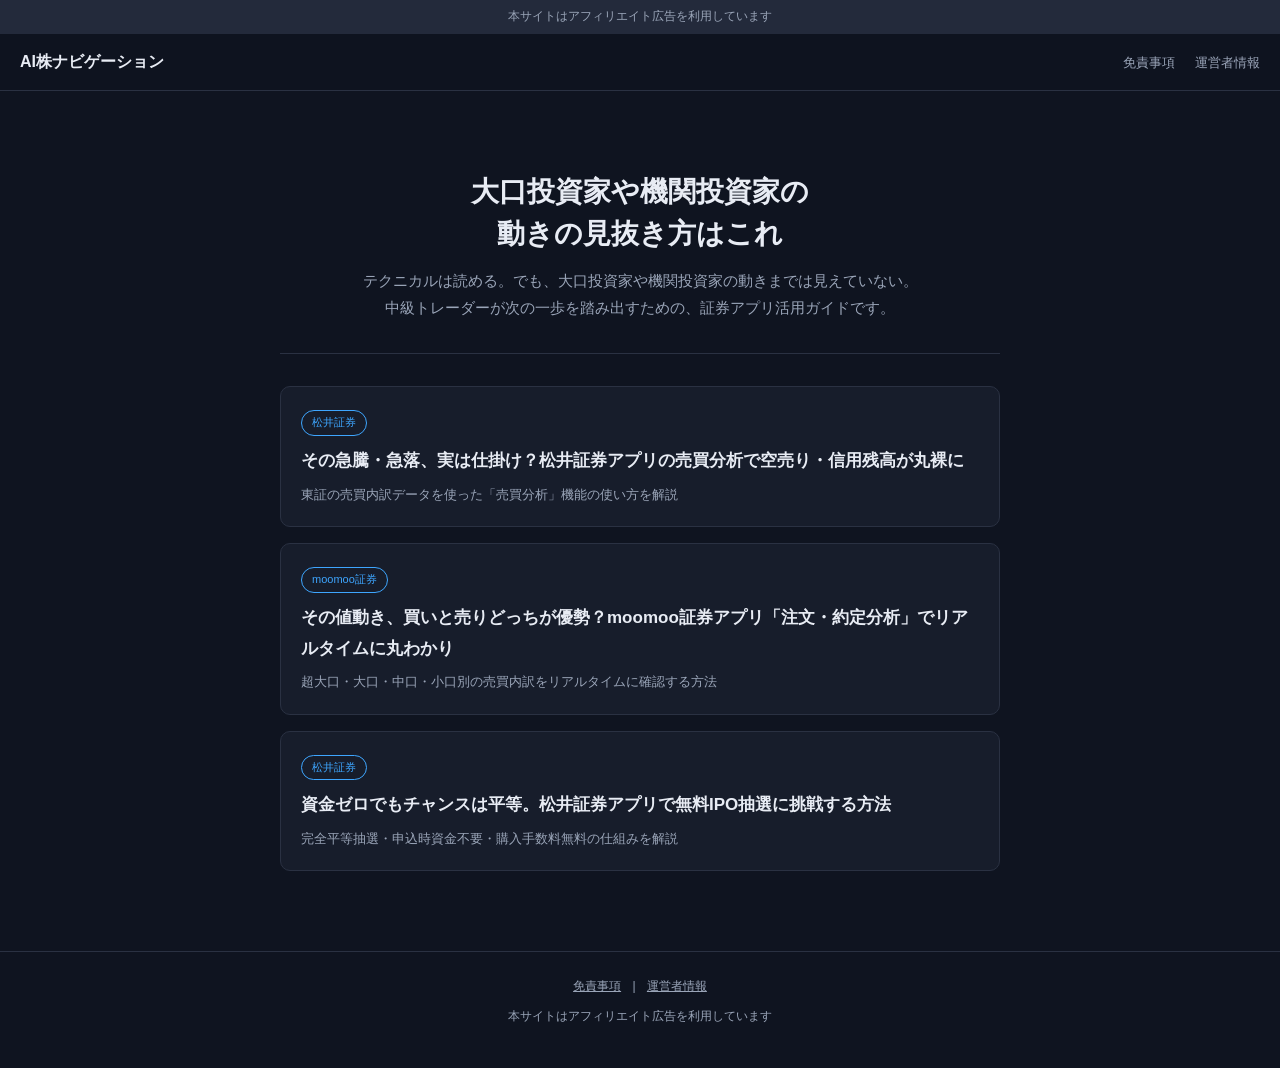
<file: index.html>
<!DOCTYPE html>
<html lang="ja">
<head>
<meta charset="UTF-8">
<meta name="viewport" content="width=device-width, initial-scale=1.0">
<title>AI株ナビゲーション | 証券アプリ活用ガイド</title>
<link rel="stylesheet" href="style.css">
</head>
<body>

<div class="ad-banner">本サイトはアフィリエイト広告を利用しています</div>

<header class="site-header">
  <a href="index.html" class="site-title">AI株ナビゲーション</a>
  <nav class="site-nav">
    <a href="disclaimer.html">免責事項</a>
    <a href="operator.html">運営者情報</a>
  </nav>
</header>

<main>
  <section class="hero">
    <h1>大口投資家や機関投資家の<br>動きの見抜き方はこれ</h1>
    <p>テクニカルは読める。でも、大口投資家や機関投資家の動きまでは見えていない。中級トレーダーが次の一歩を踏み出すための、証券アプリ活用ガイドです。</p>
  </section>

  <section class="article-list">
    <a class="article-card" href="articles/matsui-01.html">
      <span class="tag">松井証券</span>
      <h2>その急騰・急落、実は仕掛け？松井証券アプリの売買分析で空売り・信用残高が丸裸に</h2>
      <p>東証の売買内訳データを使った「売買分析」機能の使い方を解説</p>
    </a>

    <a class="article-card" href="articles/moomoo-01.html">
      <span class="tag">moomoo証券</span>
      <h2>その値動き、買いと売りどっちが優勢？moomoo証券アプリ「注文・約定分析」でリアルタイムに丸わかり</h2>
      <p>超大口・大口・中口・小口別の売買内訳をリアルタイムに確認する方法</p>
    </a>

    <a class="article-card" href="articles/matsui-02.html">
      <span class="tag">松井証券</span>
      <h2>資金ゼロでもチャンスは平等。松井証券アプリで無料IPO抽選に挑戦する方法</h2>
      <p>完全平等抽選・申込時資金不要・購入手数料無料の仕組みを解説</p>
    </a>
  </section>
</main>

<footer class="site-footer">
  <div>
    <a href="disclaimer.html">免責事項</a> |
    <a href="operator.html">運営者情報</a>
  </div>
  <div style="margin-top:8px;">本サイトはアフィリエイト広告を利用しています</div>
</footer>

</body>
</html>
</file>
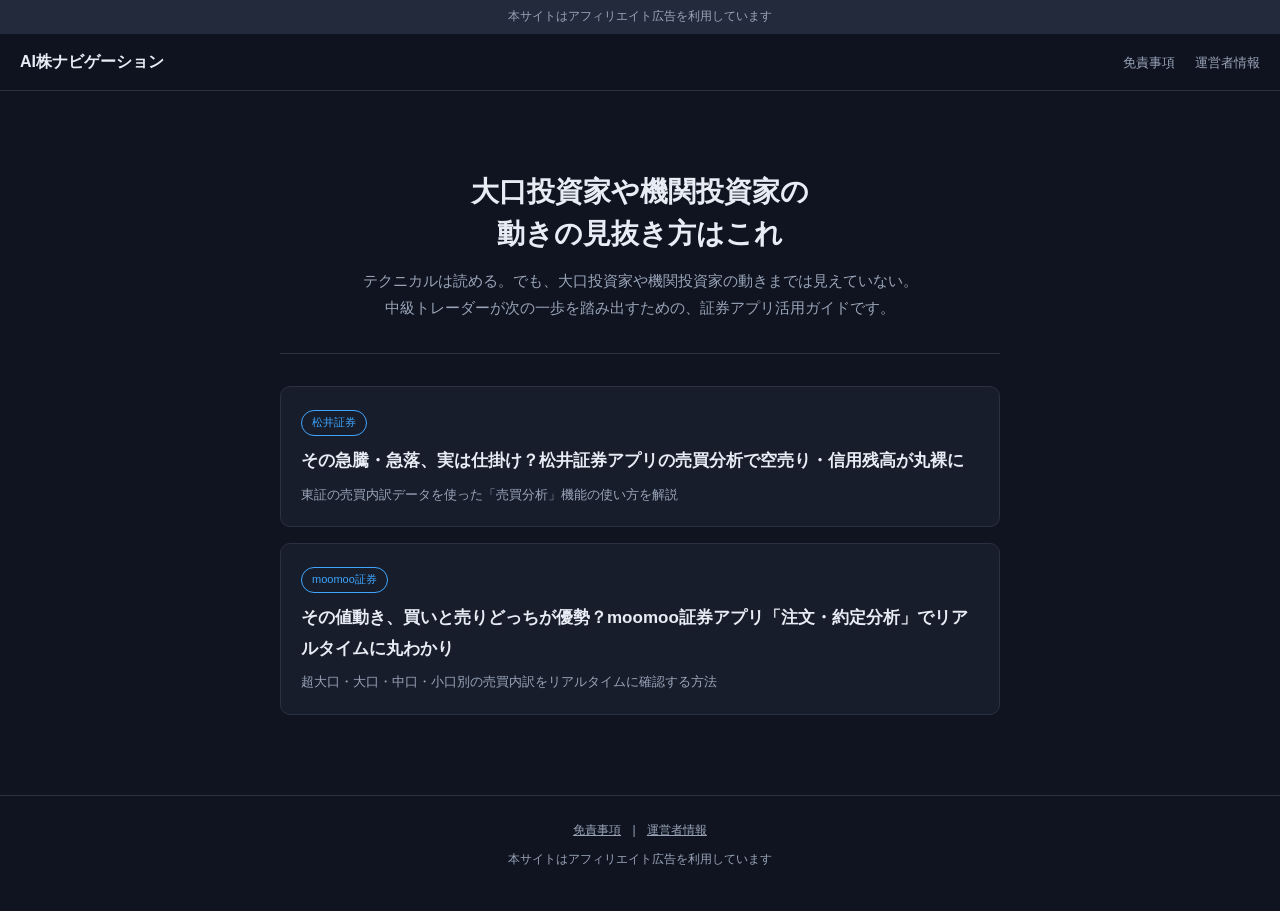
<file: site/index.html>
<!DOCTYPE html>
<html lang="ja">
<head>
<meta charset="UTF-8">
<meta name="viewport" content="width=device-width, initial-scale=1.0">
<title>AI株ナビゲーション | 証券アプリ活用ガイド</title>
<link rel="stylesheet" href="style.css">
</head>
<body>

<div class="ad-banner">本サイトはアフィリエイト広告を利用しています</div>

<header class="site-header">
  <a href="index.html" class="site-title">AI株ナビゲーション</a>
  <nav class="site-nav">
    <a href="disclaimer.html">免責事項</a>
    <a href="operator.html">運営者情報</a>
  </nav>
</header>

<main>
  <section class="hero">
    <h1>大口投資家や機関投資家の<br>動きの見抜き方はこれ</h1>
    <p>テクニカルは読める。でも、大口投資家や機関投資家の動きまでは見えていない。中級トレーダーが次の一歩を踏み出すための、証券アプリ活用ガイドです。</p>
  </section>

  <section class="article-list">
    <a class="article-card" href="articles/matsui-01.html">
      <span class="tag">松井証券</span>
      <h2>その急騰・急落、実は仕掛け？松井証券アプリの売買分析で空売り・信用残高が丸裸に</h2>
      <p>東証の売買内訳データを使った「売買分析」機能の使い方を解説</p>
    </a>

    <a class="article-card" href="articles/moomoo-01.html">
      <span class="tag">moomoo証券</span>
      <h2>その値動き、買いと売りどっちが優勢？moomoo証券アプリ「注文・約定分析」でリアルタイムに丸わかり</h2>
      <p>超大口・大口・中口・小口別の売買内訳をリアルタイムに確認する方法</p>
    </a>
  </section>
</main>

<footer class="site-footer">
  <div>
    <a href="disclaimer.html">免責事項</a> |
    <a href="operator.html">運営者情報</a>
  </div>
  <div style="margin-top:8px;">本サイトはアフィリエイト広告を利用しています</div>
</footer>

</body>
</html>
</file>
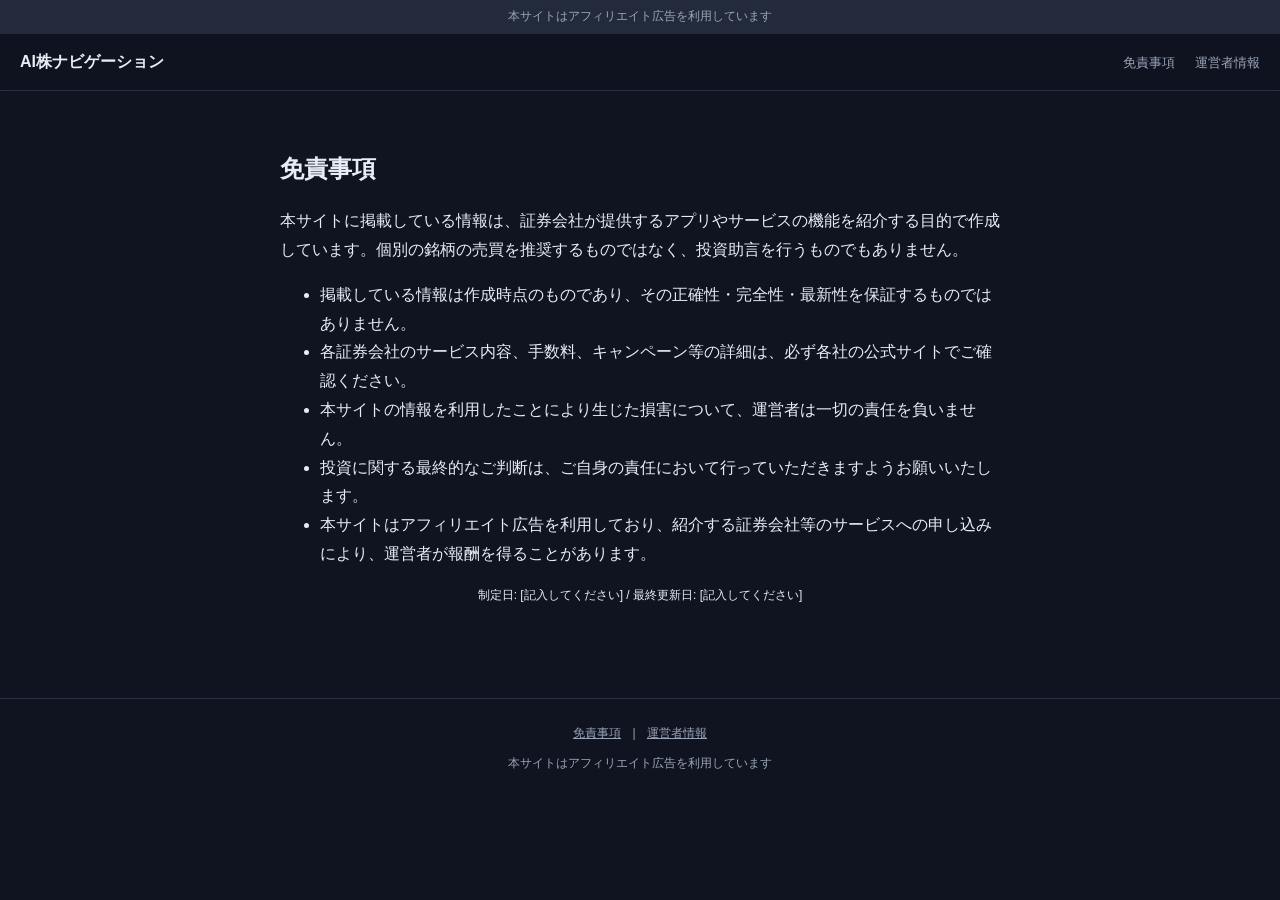
<file: disclaimer.html>
<!DOCTYPE html>
<html lang="ja">
<head>
<meta charset="UTF-8">
<meta name="viewport" content="width=device-width, initial-scale=1.0">
<title>免責事項 | AI株ナビゲーション</title>
<link rel="stylesheet" href="style.css">
</head>
<body>

<div class="ad-banner">本サイトはアフィリエイト広告を利用しています</div>

<header class="site-header">
  <a href="index.html" class="site-title">AI株ナビゲーション</a>
  <nav class="site-nav">
    <a href="disclaimer.html">免責事項</a>
    <a href="operator.html">運営者情報</a>
  </nav>
</header>

<main>
<article class="post">
  <h1>免責事項</h1>

  <p>本サイトに掲載している情報は、証券会社が提供するアプリやサービスの機能を紹介する目的で作成しています。個別の銘柄の売買を推奨するものではなく、投資助言を行うものでもありません。</p>

  <ul>
    <li>掲載している情報は作成時点のものであり、その正確性・完全性・最新性を保証するものではありません。</li>
    <li>各証券会社のサービス内容、手数料、キャンペーン等の詳細は、必ず各社の公式サイトでご確認ください。</li>
    <li>本サイトの情報を利用したことにより生じた損害について、運営者は一切の責任を負いません。</li>
    <li>投資に関する最終的なご判断は、ご自身の責任において行っていただきますようお願いいたします。</li>
    <li>本サイトはアフィリエイト広告を利用しており、紹介する証券会社等のサービスへの申し込みにより、運営者が報酬を得ることがあります。</li>
  </ul>

  <p class="disclaimer-line">制定日: [記入してください] / 最終更新日: [記入してください]</p>
</article>
</main>

<footer class="site-footer">
  <div>
    <a href="disclaimer.html">免責事項</a> |
    <a href="operator.html">運営者情報</a>
  </div>
  <div style="margin-top:8px;">本サイトはアフィリエイト広告を利用しています</div>
</footer>

</body>
</html>
</file>
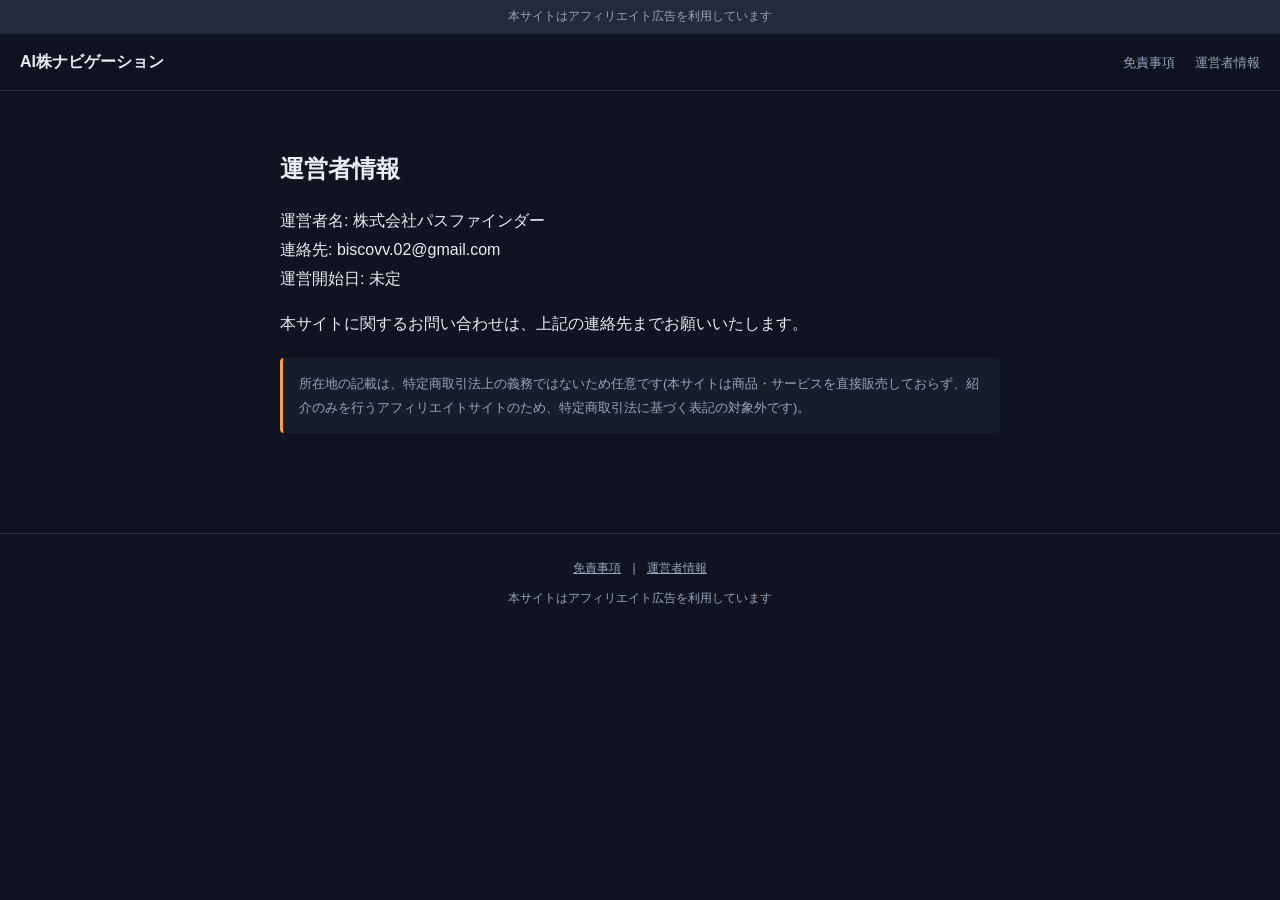
<file: operator.html>
<!DOCTYPE html>
<html lang="ja">
<head>
<meta charset="UTF-8">
<meta name="viewport" content="width=device-width, initial-scale=1.0">
<title>運営者情報 | AI株ナビゲーション</title>
<link rel="stylesheet" href="style.css">
</head>
<body>

<div class="ad-banner">本サイトはアフィリエイト広告を利用しています</div>

<header class="site-header">
  <a href="index.html" class="site-title">AI株ナビゲーション</a>
  <nav class="site-nav">
    <a href="disclaimer.html">免責事項</a>
    <a href="operator.html">運営者情報</a>
  </nav>
</header>

<main>
<article class="post">
  <h1>運営者情報</h1>

  <p>運営者名: 株式会社パスファインダー<br>
  連絡先: biscovv.02@gmail.com<br>
  運営開始日: 未定</p>

  <p>本サイトに関するお問い合わせは、上記の連絡先までお願いいたします。</p>

  <div class="note-box">所在地の記載は、特定商取引法上の義務ではないため任意です(本サイトは商品・サービスを直接販売しておらず、紹介のみを行うアフィリエイトサイトのため、特定商取引法に基づく表記の対象外です)。</div>
</article>
</main>

<footer class="site-footer">
  <div>
    <a href="disclaimer.html">免責事項</a> |
    <a href="operator.html">運営者情報</a>
  </div>
  <div style="margin-top:8px;">本サイトはアフィリエイト広告を利用しています</div>
</footer>

</body>
</html>
</file>
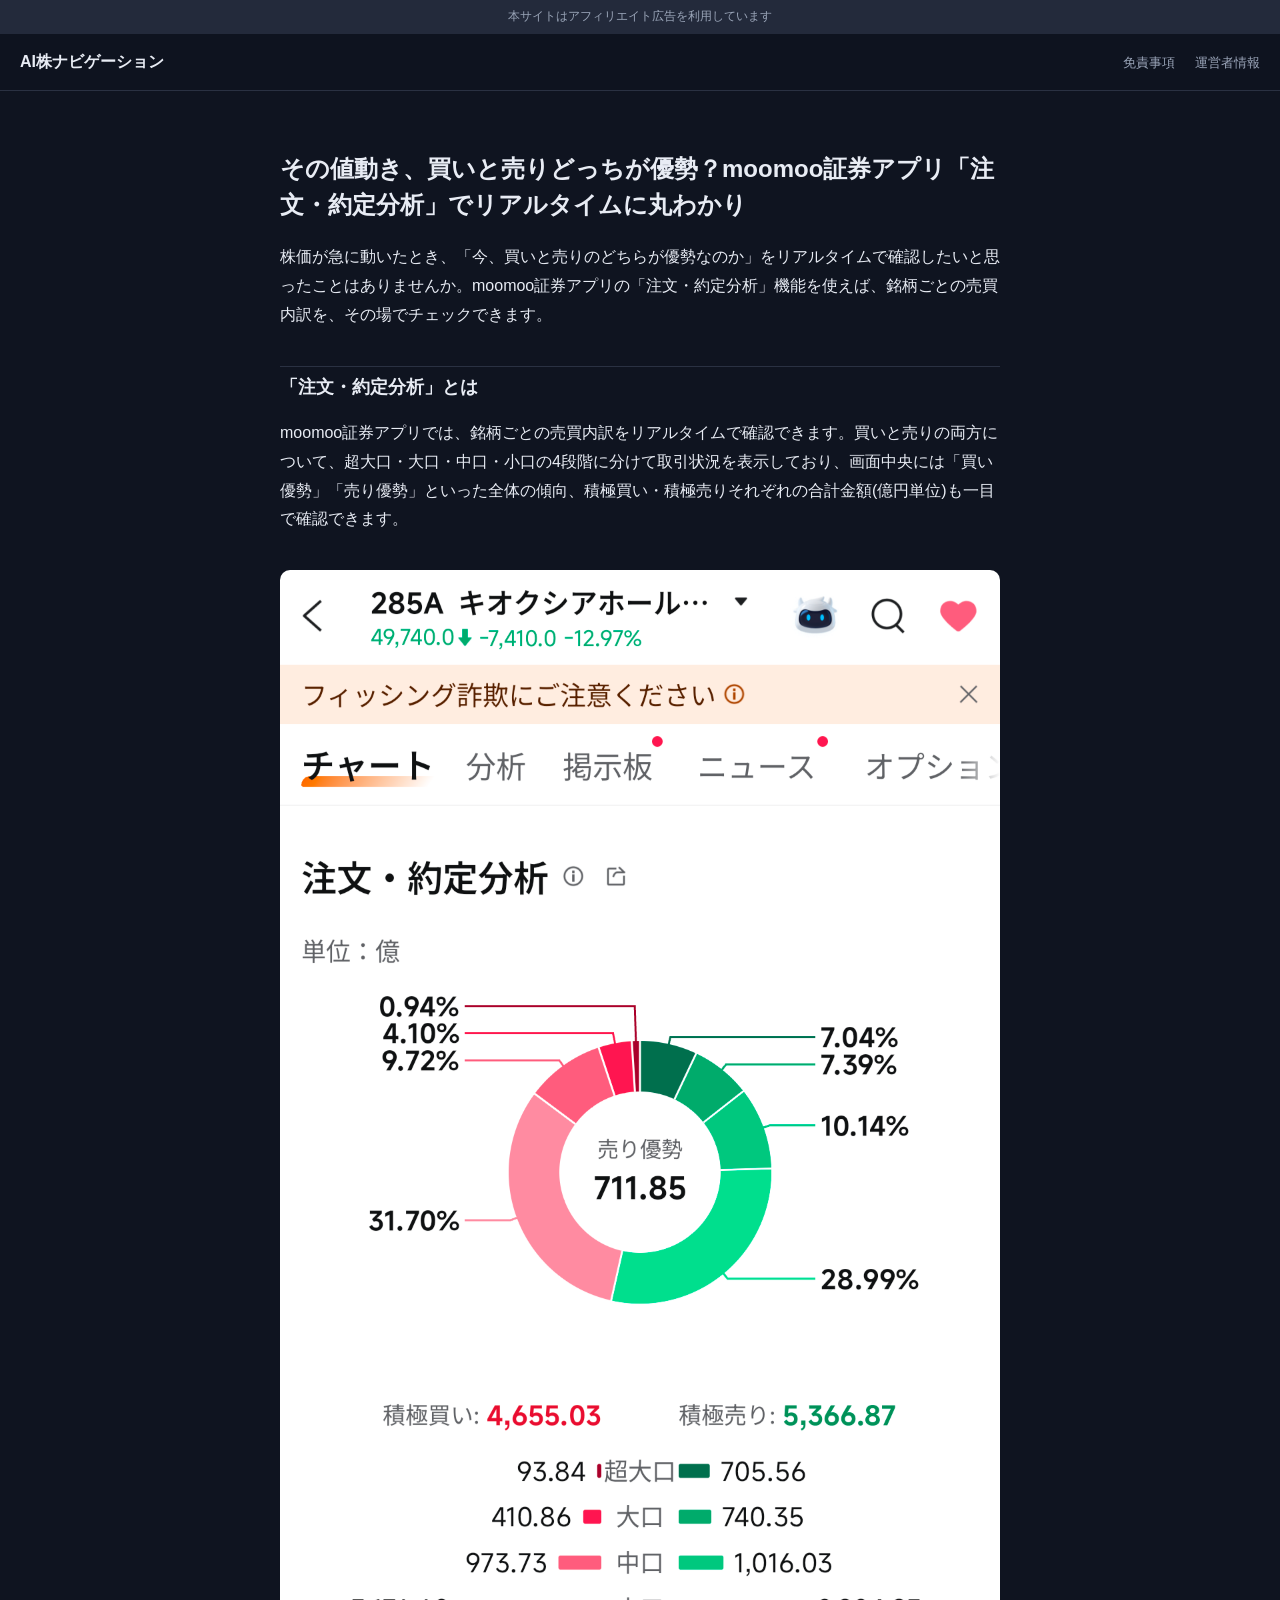
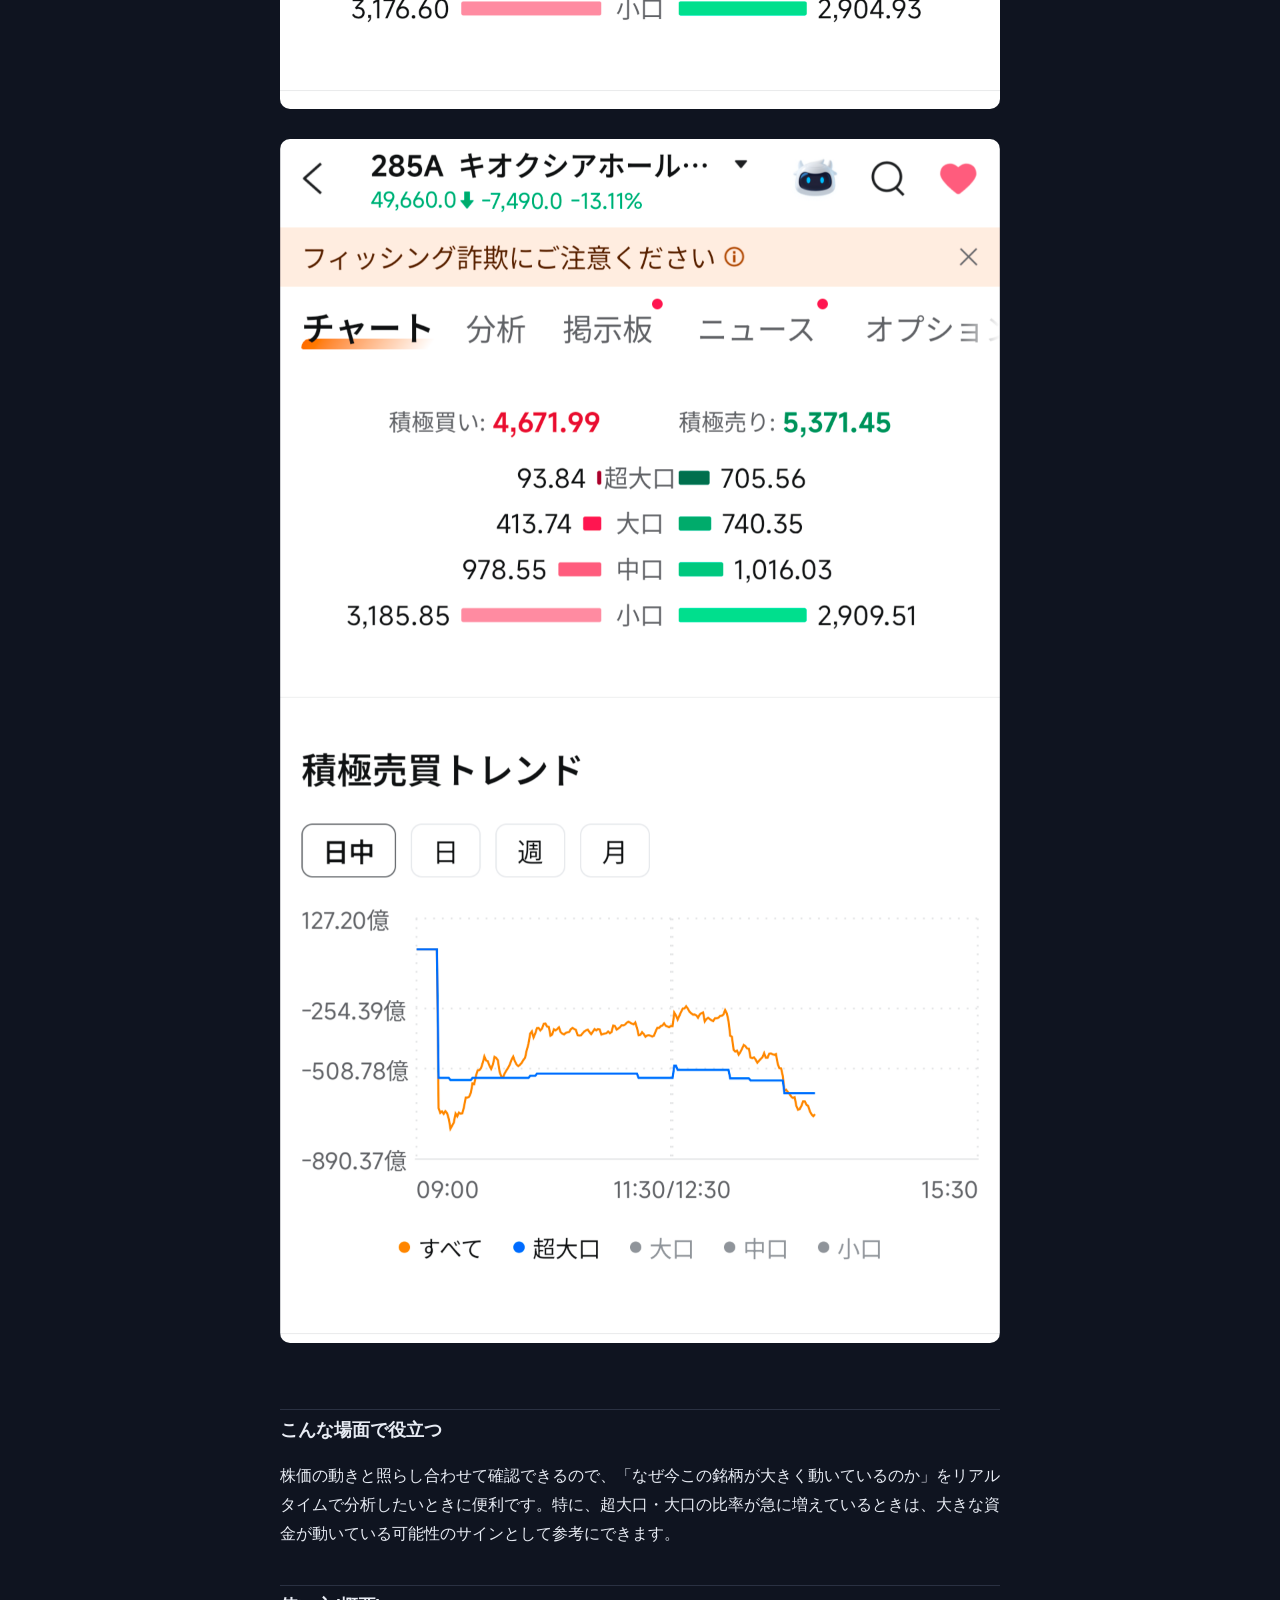
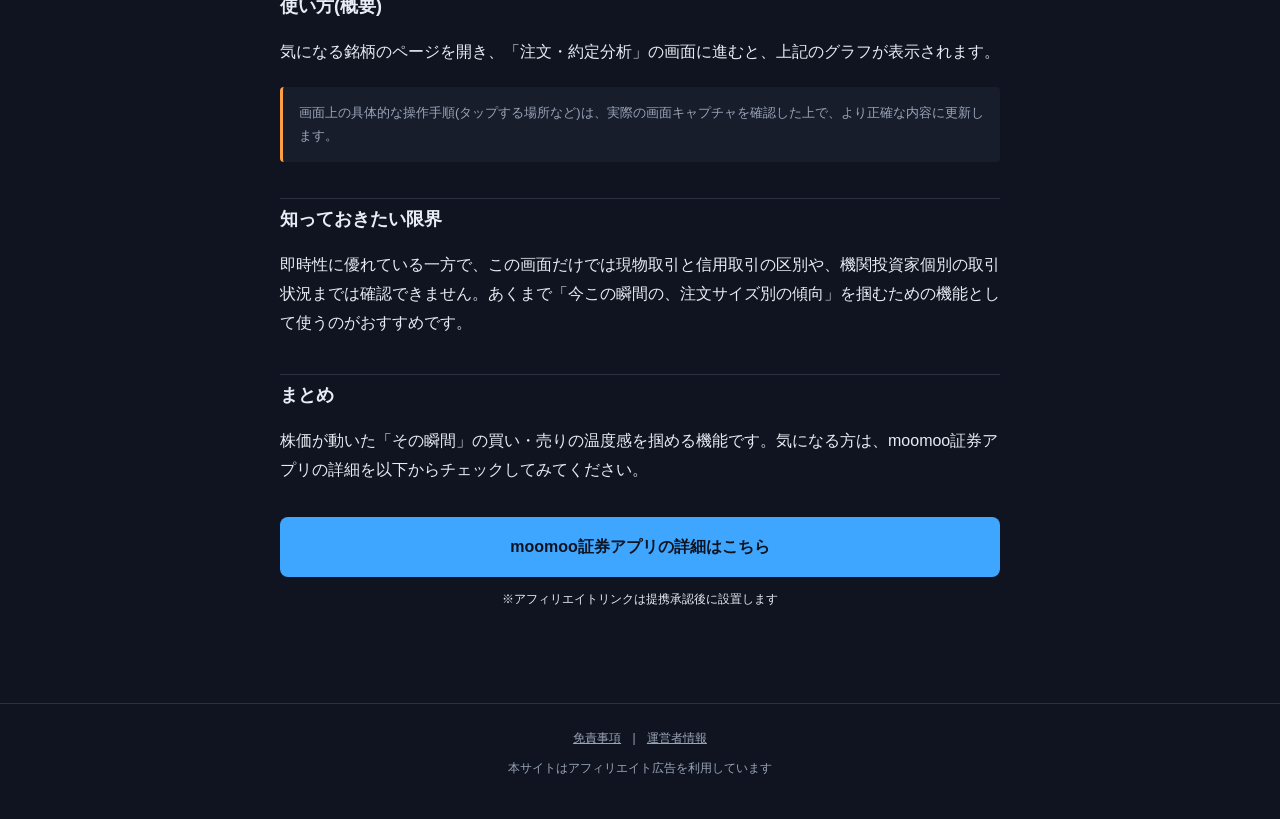
<file: articles/moomoo-01.html>
<!DOCTYPE html>
<html lang="ja">
<head>
<meta charset="UTF-8">
<meta name="viewport" content="width=device-width, initial-scale=1.0">
<title>その値動き、買いと売りどっちが優勢？moomoo証券アプリ「注文・約定分析」でリアルタイムに丸わかり | AI株ナビゲーション</title>
<link rel="stylesheet" href="../style.css">
</head>
<body>

<div class="ad-banner">本サイトはアフィリエイト広告を利用しています</div>

<header class="site-header">
  <a href="../index.html" class="site-title">AI株ナビゲーション</a>
  <nav class="site-nav">
    <a href="../disclaimer.html">免責事項</a>
    <a href="../operator.html">運営者情報</a>
  </nav>
</header>

<main>
<article class="post">
  <h1>その値動き、買いと売りどっちが優勢？moomoo証券アプリ「注文・約定分析」でリアルタイムに丸わかり</h1>

  <p>株価が急に動いたとき、「今、買いと売りのどちらが優勢なのか」をリアルタイムで確認したいと思ったことはありませんか。moomoo証券アプリの「注文・約定分析」機能を使えば、銘柄ごとの売買内訳を、その場でチェックできます。</p>

  <h2>「注文・約定分析」とは</h2>
  <p>moomoo証券アプリでは、銘柄ごとの売買内訳をリアルタイムで確認できます。買いと売りの両方について、超大口・大口・中口・小口の4段階に分けて取引状況を表示しており、画面中央には「買い優勢」「売り優勢」といった全体の傾向、積極買い・積極売りそれぞれの合計金額(億円単位)も一目で確認できます。</p>

  <img src="images/moomoo-chuumon-yakujou.png" alt="moomoo証券アプリの注文・約定分析画面（キオクシアホールディングスの売買内訳）" style="width:100%;border-radius:10px;margin:20px 0;">
  <img src="images/moomoo-sekkyoku-trend.png" alt="moomoo証券アプリの積極売買トレンド画面" style="width:100%;border-radius:10px;margin:0 0 20px;">

  <h2>こんな場面で役立つ</h2>
  <p>株価の動きと照らし合わせて確認できるので、「なぜ今この銘柄が大きく動いているのか」をリアルタイムで分析したいときに便利です。特に、超大口・大口の比率が急に増えているときは、大きな資金が動いている可能性のサインとして参考にできます。</p>

  <h2>使い方(概要)</h2>
  <p>気になる銘柄のページを開き、「注文・約定分析」の画面に進むと、上記のグラフが表示されます。</p>

  <div class="note-box">画面上の具体的な操作手順(タップする場所など)は、実際の画面キャプチャを確認した上で、より正確な内容に更新します。</div>

  <h2>知っておきたい限界</h2>
  <p>即時性に優れている一方で、この画面だけでは現物取引と信用取引の区別や、機関投資家個別の取引状況までは確認できません。あくまで「今この瞬間の、注文サイズ別の傾向」を掴むための機能として使うのがおすすめです。</p>

  <h2>まとめ</h2>
  <p>株価が動いた「その瞬間」の買い・売りの温度感を掴める機能です。気になる方は、moomoo証券アプリの詳細を以下からチェックしてみてください。</p>

  <a class="cta" href="#">moomoo証券アプリの詳細はこちら</a>
  <p class="disclaimer-line">※アフィリエイトリンクは提携承認後に設置します</p>
</article>
</main>

<footer class="site-footer">
  <div>
    <a href="../disclaimer.html">免責事項</a> |
    <a href="../operator.html">運営者情報</a>
  </div>
  <div style="margin-top:8px;">本サイトはアフィリエイト広告を利用しています</div>
</footer>

</body>
</html>
</file>
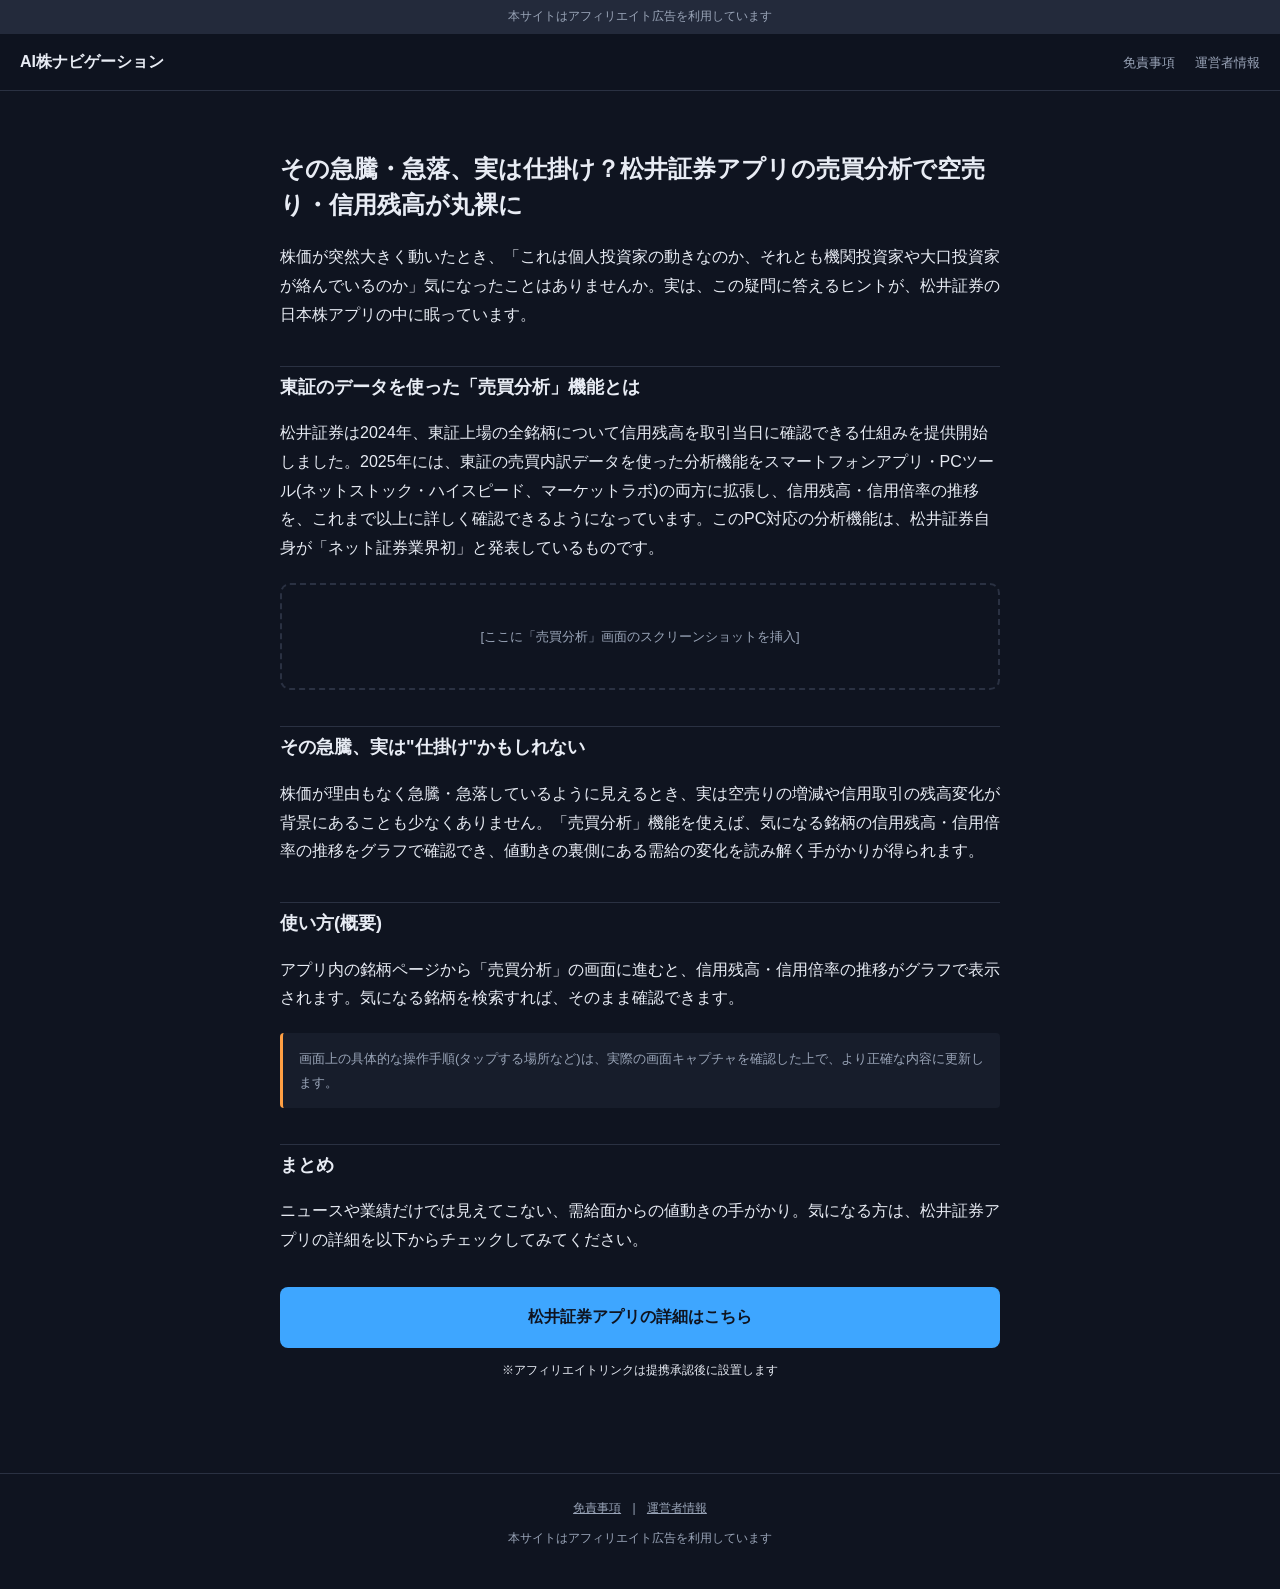
<file: site/articles/matsui-01.html>
<!DOCTYPE html>
<html lang="ja">
<head>
<meta charset="UTF-8">
<meta name="viewport" content="width=device-width, initial-scale=1.0">
<title>その急騰・急落、実は仕掛け？松井証券アプリの売買分析で空売り・信用残高が丸裸に | AI株ナビゲーション</title>
<link rel="stylesheet" href="../style.css">
</head>
<body>

<div class="ad-banner">本サイトはアフィリエイト広告を利用しています</div>

<header class="site-header">
  <a href="../index.html" class="site-title">AI株ナビゲーション</a>
  <nav class="site-nav">
    <a href="../disclaimer.html">免責事項</a>
    <a href="../operator.html">運営者情報</a>
  </nav>
</header>

<main>
<article class="post">
  <h1>その急騰・急落、実は仕掛け？松井証券アプリの売買分析で空売り・信用残高が丸裸に</h1>

  <p>株価が突然大きく動いたとき、「これは個人投資家の動きなのか、それとも機関投資家や大口投資家が絡んでいるのか」気になったことはありませんか。実は、この疑問に答えるヒントが、松井証券の日本株アプリの中に眠っています。</p>

  <h2>東証のデータを使った「売買分析」機能とは</h2>
  <p>松井証券は2024年、東証上場の全銘柄について信用残高を取引当日に確認できる仕組みを提供開始しました。2025年には、東証の売買内訳データを使った分析機能をスマートフォンアプリ・PCツール(ネットストック・ハイスピード、マーケットラボ)の両方に拡張し、信用残高・信用倍率の推移を、これまで以上に詳しく確認できるようになっています。このPC対応の分析機能は、松井証券自身が「ネット証券業界初」と発表しているものです。</p>

  <div class="screenshot-slot">[ここに「売買分析」画面のスクリーンショットを挿入]</div>

  <h2>その急騰、実は"仕掛け"かもしれない</h2>
  <p>株価が理由もなく急騰・急落しているように見えるとき、実は空売りの増減や信用取引の残高変化が背景にあることも少なくありません。「売買分析」機能を使えば、気になる銘柄の信用残高・信用倍率の推移をグラフで確認でき、値動きの裏側にある需給の変化を読み解く手がかりが得られます。</p>

  <h2>使い方(概要)</h2>
  <p>アプリ内の銘柄ページから「売買分析」の画面に進むと、信用残高・信用倍率の推移がグラフで表示されます。気になる銘柄を検索すれば、そのまま確認できます。</p>

  <div class="note-box">画面上の具体的な操作手順(タップする場所など)は、実際の画面キャプチャを確認した上で、より正確な内容に更新します。</div>

  <h2>まとめ</h2>
  <p>ニュースや業績だけでは見えてこない、需給面からの値動きの手がかり。気になる方は、松井証券アプリの詳細を以下からチェックしてみてください。</p>

  <a class="cta" href="#">松井証券アプリの詳細はこちら</a>
  <p class="disclaimer-line">※アフィリエイトリンクは提携承認後に設置します</p>
</article>
</main>

<footer class="site-footer">
  <div>
    <a href="../disclaimer.html">免責事項</a> |
    <a href="../operator.html">運営者情報</a>
  </div>
  <div style="margin-top:8px;">本サイトはアフィリエイト広告を利用しています</div>
</footer>

</body>
</html>
</file>
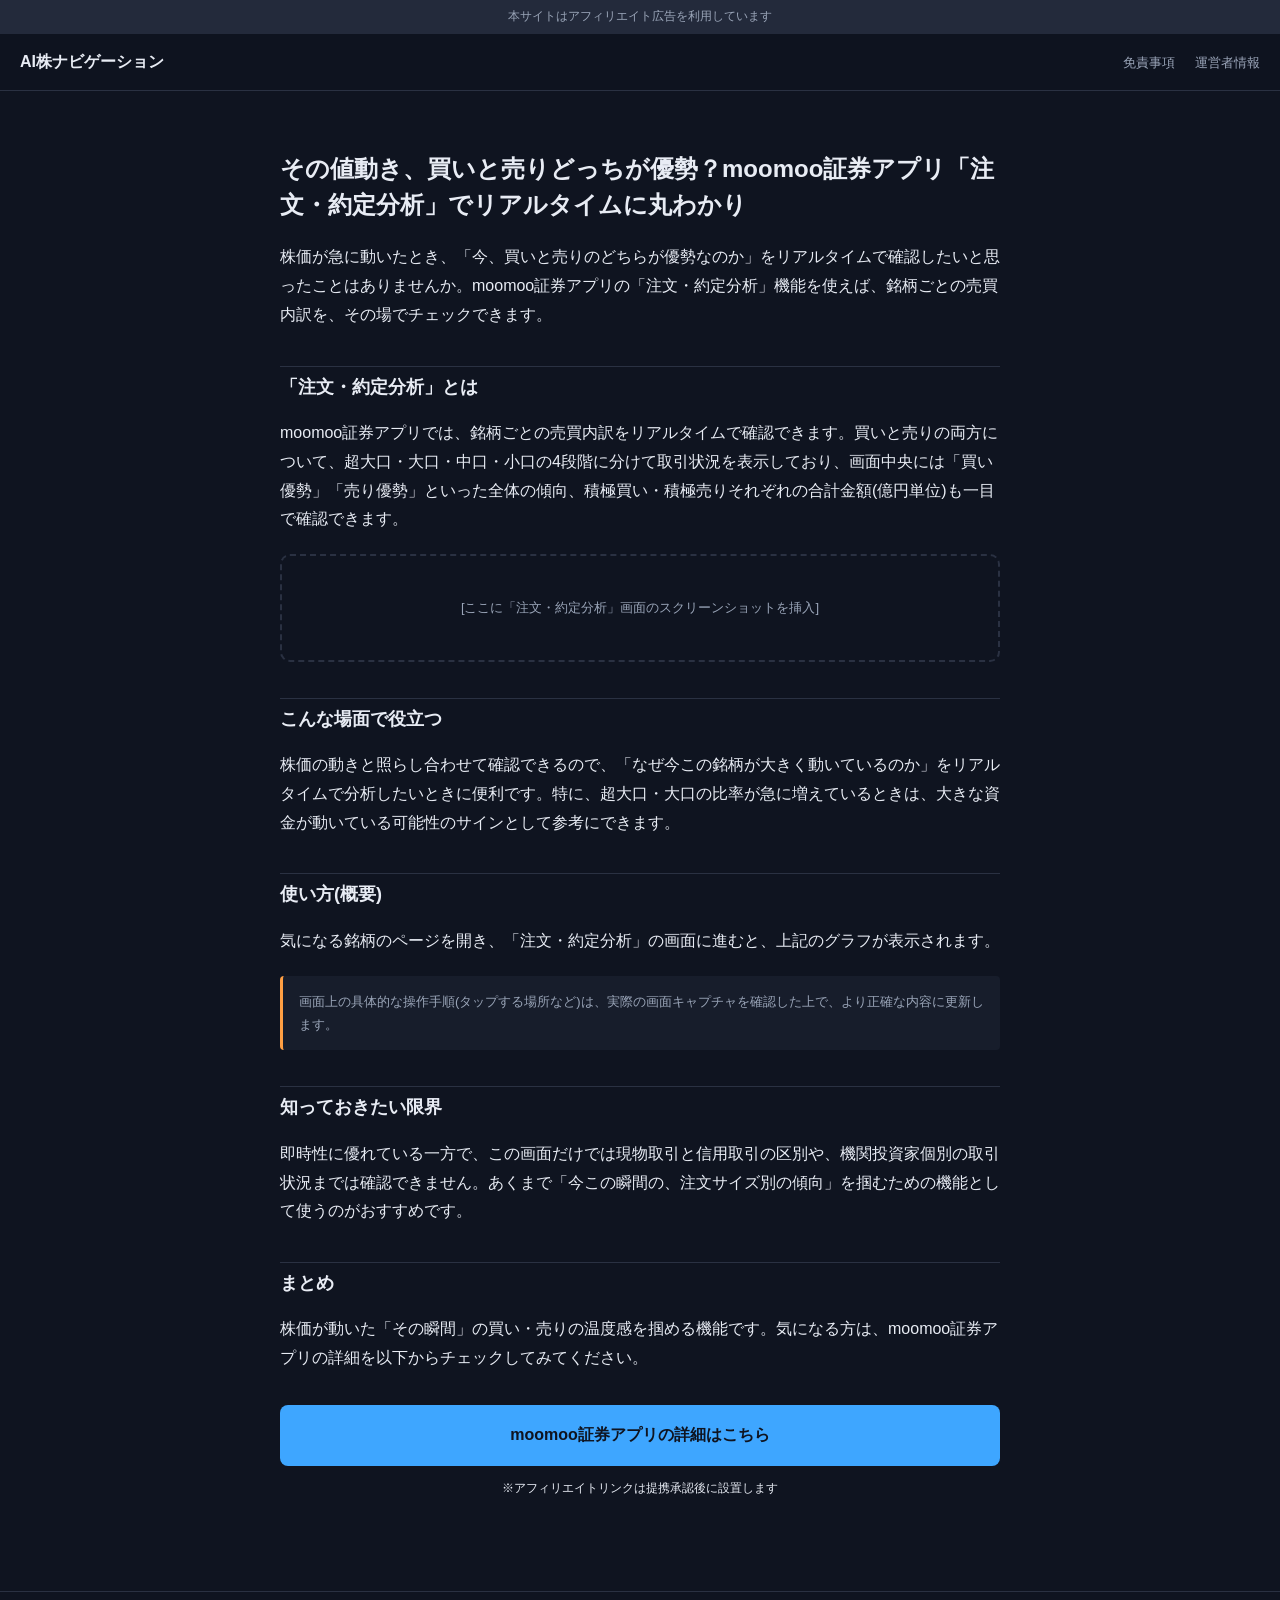
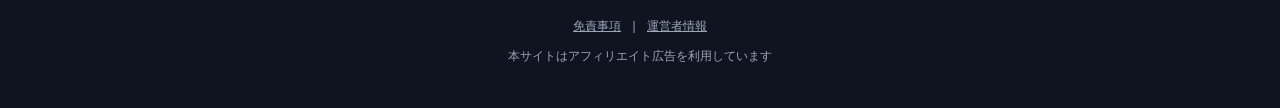
<file: site/articles/moomoo-01.html>
<!DOCTYPE html>
<html lang="ja">
<head>
<meta charset="UTF-8">
<meta name="viewport" content="width=device-width, initial-scale=1.0">
<title>その値動き、買いと売りどっちが優勢？moomoo証券アプリ「注文・約定分析」でリアルタイムに丸わかり | AI株ナビゲーション</title>
<link rel="stylesheet" href="../style.css">
</head>
<body>

<div class="ad-banner">本サイトはアフィリエイト広告を利用しています</div>

<header class="site-header">
  <a href="../index.html" class="site-title">AI株ナビゲーション</a>
  <nav class="site-nav">
    <a href="../disclaimer.html">免責事項</a>
    <a href="../operator.html">運営者情報</a>
  </nav>
</header>

<main>
<article class="post">
  <h1>その値動き、買いと売りどっちが優勢？moomoo証券アプリ「注文・約定分析」でリアルタイムに丸わかり</h1>

  <p>株価が急に動いたとき、「今、買いと売りのどちらが優勢なのか」をリアルタイムで確認したいと思ったことはありませんか。moomoo証券アプリの「注文・約定分析」機能を使えば、銘柄ごとの売買内訳を、その場でチェックできます。</p>

  <h2>「注文・約定分析」とは</h2>
  <p>moomoo証券アプリでは、銘柄ごとの売買内訳をリアルタイムで確認できます。買いと売りの両方について、超大口・大口・中口・小口の4段階に分けて取引状況を表示しており、画面中央には「買い優勢」「売り優勢」といった全体の傾向、積極買い・積極売りそれぞれの合計金額(億円単位)も一目で確認できます。</p>

  <div class="screenshot-slot">[ここに「注文・約定分析」画面のスクリーンショットを挿入]</div>

  <h2>こんな場面で役立つ</h2>
  <p>株価の動きと照らし合わせて確認できるので、「なぜ今この銘柄が大きく動いているのか」をリアルタイムで分析したいときに便利です。特に、超大口・大口の比率が急に増えているときは、大きな資金が動いている可能性のサインとして参考にできます。</p>

  <h2>使い方(概要)</h2>
  <p>気になる銘柄のページを開き、「注文・約定分析」の画面に進むと、上記のグラフが表示されます。</p>

  <div class="note-box">画面上の具体的な操作手順(タップする場所など)は、実際の画面キャプチャを確認した上で、より正確な内容に更新します。</div>

  <h2>知っておきたい限界</h2>
  <p>即時性に優れている一方で、この画面だけでは現物取引と信用取引の区別や、機関投資家個別の取引状況までは確認できません。あくまで「今この瞬間の、注文サイズ別の傾向」を掴むための機能として使うのがおすすめです。</p>

  <h2>まとめ</h2>
  <p>株価が動いた「その瞬間」の買い・売りの温度感を掴める機能です。気になる方は、moomoo証券アプリの詳細を以下からチェックしてみてください。</p>

  <a class="cta" href="#">moomoo証券アプリの詳細はこちら</a>
  <p class="disclaimer-line">※アフィリエイトリンクは提携承認後に設置します</p>
</article>
</main>

<footer class="site-footer">
  <div>
    <a href="../disclaimer.html">免責事項</a> |
    <a href="../operator.html">運営者情報</a>
  </div>
  <div style="margin-top:8px;">本サイトはアフィリエイト広告を利用しています</div>
</footer>

</body>
</html>
</file>
<file: style.css>
:root {
  --bg: #0f1420;
  --bg-card: #171d2b;
  --text: #e8ecf4;
  --text-muted: #9aa5b8;
  --accent: #3ea6ff;
  --accent-warm: #ff9f43;
  --border: #2a3142;
  --max-width: 760px;
}

* { box-sizing: border-box; }

body {
  margin: 0;
  background: var(--bg);
  color: var(--text);
  font-family: "Hiragino Sans", "Yu Gothic", "Segoe UI", sans-serif;
  line-height: 1.8;
}

header.site-header {
  border-bottom: 1px solid var(--border);
  padding: 14px 20px;
  display: flex;
  justify-content: space-between;
  align-items: center;
  position: sticky;
  top: 0;
  background: rgba(15, 20, 32, 0.95);
  backdrop-filter: blur(6px);
  z-index: 10;
}

.site-title {
  font-weight: 700;
  font-size: 16px;
  color: var(--text);
  text-decoration: none;
}

nav.site-nav a {
  color: var(--text-muted);
  text-decoration: none;
  font-size: 13px;
  margin-left: 16px;
}
nav.site-nav a:hover { color: var(--accent); }

.ad-banner {
  background: #232a3b;
  color: var(--text-muted);
  font-size: 12px;
  text-align: center;
  padding: 6px 10px;
}

main {
  max-width: var(--max-width);
  margin: 0 auto;
  padding: 40px 20px 80px;
}

.hero {
  text-align: center;
  padding: 40px 0 32px;
  border-bottom: 1px solid var(--border);
  margin-bottom: 32px;
}

.hero h1 {
  font-size: 28px;
  line-height: 1.5;
  margin: 0 0 12px;
}

.hero p {
  color: var(--text-muted);
  font-size: 15px;
  max-width: 560px;
  margin: 0 auto;
}

.article-list {
  display: flex;
  flex-direction: column;
  gap: 16px;
}

.article-card {
  display: block;
  background: var(--bg-card);
  border: 1px solid var(--border);
  border-radius: 10px;
  padding: 20px;
  text-decoration: none;
  color: var(--text);
  transition: border-color 0.2s;
}
.article-card:hover { border-color: var(--accent); }

.article-card .tag {
  display: inline-block;
  font-size: 11px;
  color: var(--accent);
  border: 1px solid var(--accent);
  border-radius: 999px;
  padding: 2px 10px;
  margin-bottom: 10px;
}

.article-card h2 {
  font-size: 17px;
  margin: 0 0 6px;
}

.article-card p {
  color: var(--text-muted);
  font-size: 13px;
  margin: 0;
}

article.post h1 {
  font-size: 24px;
  line-height: 1.5;
}

article.post h2 {
  font-size: 18px;
  margin-top: 36px;
  padding-top: 4px;
  border-top: 1px solid var(--border);
}

article.post p { color: var(--text); }

.screenshot-slot {
  border: 2px dashed var(--border);
  border-radius: 10px;
  padding: 40px 16px;
  text-align: center;
  color: var(--text-muted);
  font-size: 13px;
  margin: 20px 0;
}

.feature-grid {
  display: grid;
  grid-template-columns: repeat(3, 1fr);
  gap: 12px;
  margin: 24px 0;
}

@media (max-width: 560px) {
  .feature-grid { grid-template-columns: 1fr; }
}

.feature-card {
  background: var(--bg-card);
  border: 1px solid var(--border);
  border-radius: 10px;
  padding: 22px 14px;
  text-align: center;
}

.feature-card svg {
  width: 44px;
  height: 44px;
  margin-bottom: 12px;
}

.feature-card .feature-title {
  font-weight: 700;
  font-size: 14px;
  margin-bottom: 6px;
  color: var(--text);
}

.feature-card .feature-desc {
  font-size: 12.5px;
  color: var(--text-muted);
  line-height: 1.6;
}

.note-box {
  background: var(--bg-card);
  border-left: 3px solid var(--accent-warm);
  padding: 14px 16px;
  font-size: 13px;
  color: var(--text-muted);
  border-radius: 4px;
  margin: 20px 0;
}

.cta {
  display: block;
  text-align: center;
  background: var(--accent);
  color: #0f1420;
  font-weight: 700;
  text-decoration: none;
  padding: 16px;
  border-radius: 8px;
  margin: 32px 0 8px;
}

.line-promo {
  margin: 32px 0;
  padding: 20px;
  background: var(--bg-card);
  border: 1px solid var(--border);
  border-radius: 12px;
}

.line-promo p {
  font-size: 13.5px;
  color: var(--text-muted);
  margin: 14px 0 4px;
}

.cta-line {
  background: #06c755;
  color: #fff;
  margin: 12px 0 0;
}

.disclaimer-line {
  color: var(--text-muted);
  font-size: 12px;
  text-align: center;
  margin-top: 12px;
}

footer.site-footer {
  border-top: 1px solid var(--border);
  padding: 24px 20px 40px;
  text-align: center;
  color: var(--text-muted);
  font-size: 12px;
}

footer.site-footer a {
  color: var(--text-muted);
  margin: 0 8px;
}
</file>
<file: site/style.css>
:root {
  --bg: #0f1420;
  --bg-card: #171d2b;
  --text: #e8ecf4;
  --text-muted: #9aa5b8;
  --accent: #3ea6ff;
  --accent-warm: #ff9f43;
  --border: #2a3142;
  --max-width: 760px;
}

* { box-sizing: border-box; }

body {
  margin: 0;
  background: var(--bg);
  color: var(--text);
  font-family: "Hiragino Sans", "Yu Gothic", "Segoe UI", sans-serif;
  line-height: 1.8;
}

header.site-header {
  border-bottom: 1px solid var(--border);
  padding: 14px 20px;
  display: flex;
  justify-content: space-between;
  align-items: center;
  position: sticky;
  top: 0;
  background: rgba(15, 20, 32, 0.95);
  backdrop-filter: blur(6px);
  z-index: 10;
}

.site-title {
  font-weight: 700;
  font-size: 16px;
  color: var(--text);
  text-decoration: none;
}

nav.site-nav a {
  color: var(--text-muted);
  text-decoration: none;
  font-size: 13px;
  margin-left: 16px;
}
nav.site-nav a:hover { color: var(--accent); }

.ad-banner {
  background: #232a3b;
  color: var(--text-muted);
  font-size: 12px;
  text-align: center;
  padding: 6px 10px;
}

main {
  max-width: var(--max-width);
  margin: 0 auto;
  padding: 40px 20px 80px;
}

.hero {
  text-align: center;
  padding: 40px 0 32px;
  border-bottom: 1px solid var(--border);
  margin-bottom: 32px;
}

.hero h1 {
  font-size: 28px;
  line-height: 1.5;
  margin: 0 0 12px;
}

.hero p {
  color: var(--text-muted);
  font-size: 15px;
  max-width: 560px;
  margin: 0 auto;
}

.article-list {
  display: flex;
  flex-direction: column;
  gap: 16px;
}

.article-card {
  display: block;
  background: var(--bg-card);
  border: 1px solid var(--border);
  border-radius: 10px;
  padding: 20px;
  text-decoration: none;
  color: var(--text);
  transition: border-color 0.2s;
}
.article-card:hover { border-color: var(--accent); }

.article-card .tag {
  display: inline-block;
  font-size: 11px;
  color: var(--accent);
  border: 1px solid var(--accent);
  border-radius: 999px;
  padding: 2px 10px;
  margin-bottom: 10px;
}

.article-card h2 {
  font-size: 17px;
  margin: 0 0 6px;
}

.article-card p {
  color: var(--text-muted);
  font-size: 13px;
  margin: 0;
}

article.post h1 {
  font-size: 24px;
  line-height: 1.5;
}

article.post h2 {
  font-size: 18px;
  margin-top: 36px;
  padding-top: 4px;
  border-top: 1px solid var(--border);
}

article.post p { color: var(--text); }

.screenshot-slot {
  border: 2px dashed var(--border);
  border-radius: 10px;
  padding: 40px 16px;
  text-align: center;
  color: var(--text-muted);
  font-size: 13px;
  margin: 20px 0;
}

.note-box {
  background: var(--bg-card);
  border-left: 3px solid var(--accent-warm);
  padding: 14px 16px;
  font-size: 13px;
  color: var(--text-muted);
  border-radius: 4px;
  margin: 20px 0;
}

.cta {
  display: block;
  text-align: center;
  background: var(--accent);
  color: #0f1420;
  font-weight: 700;
  text-decoration: none;
  padding: 16px;
  border-radius: 8px;
  margin: 32px 0 8px;
}

.disclaimer-line {
  color: var(--text-muted);
  font-size: 12px;
  text-align: center;
  margin-top: 12px;
}

footer.site-footer {
  border-top: 1px solid var(--border);
  padding: 24px 20px 40px;
  text-align: center;
  color: var(--text-muted);
  font-size: 12px;
}

footer.site-footer a {
  color: var(--text-muted);
  margin: 0 8px;
}
</file>
